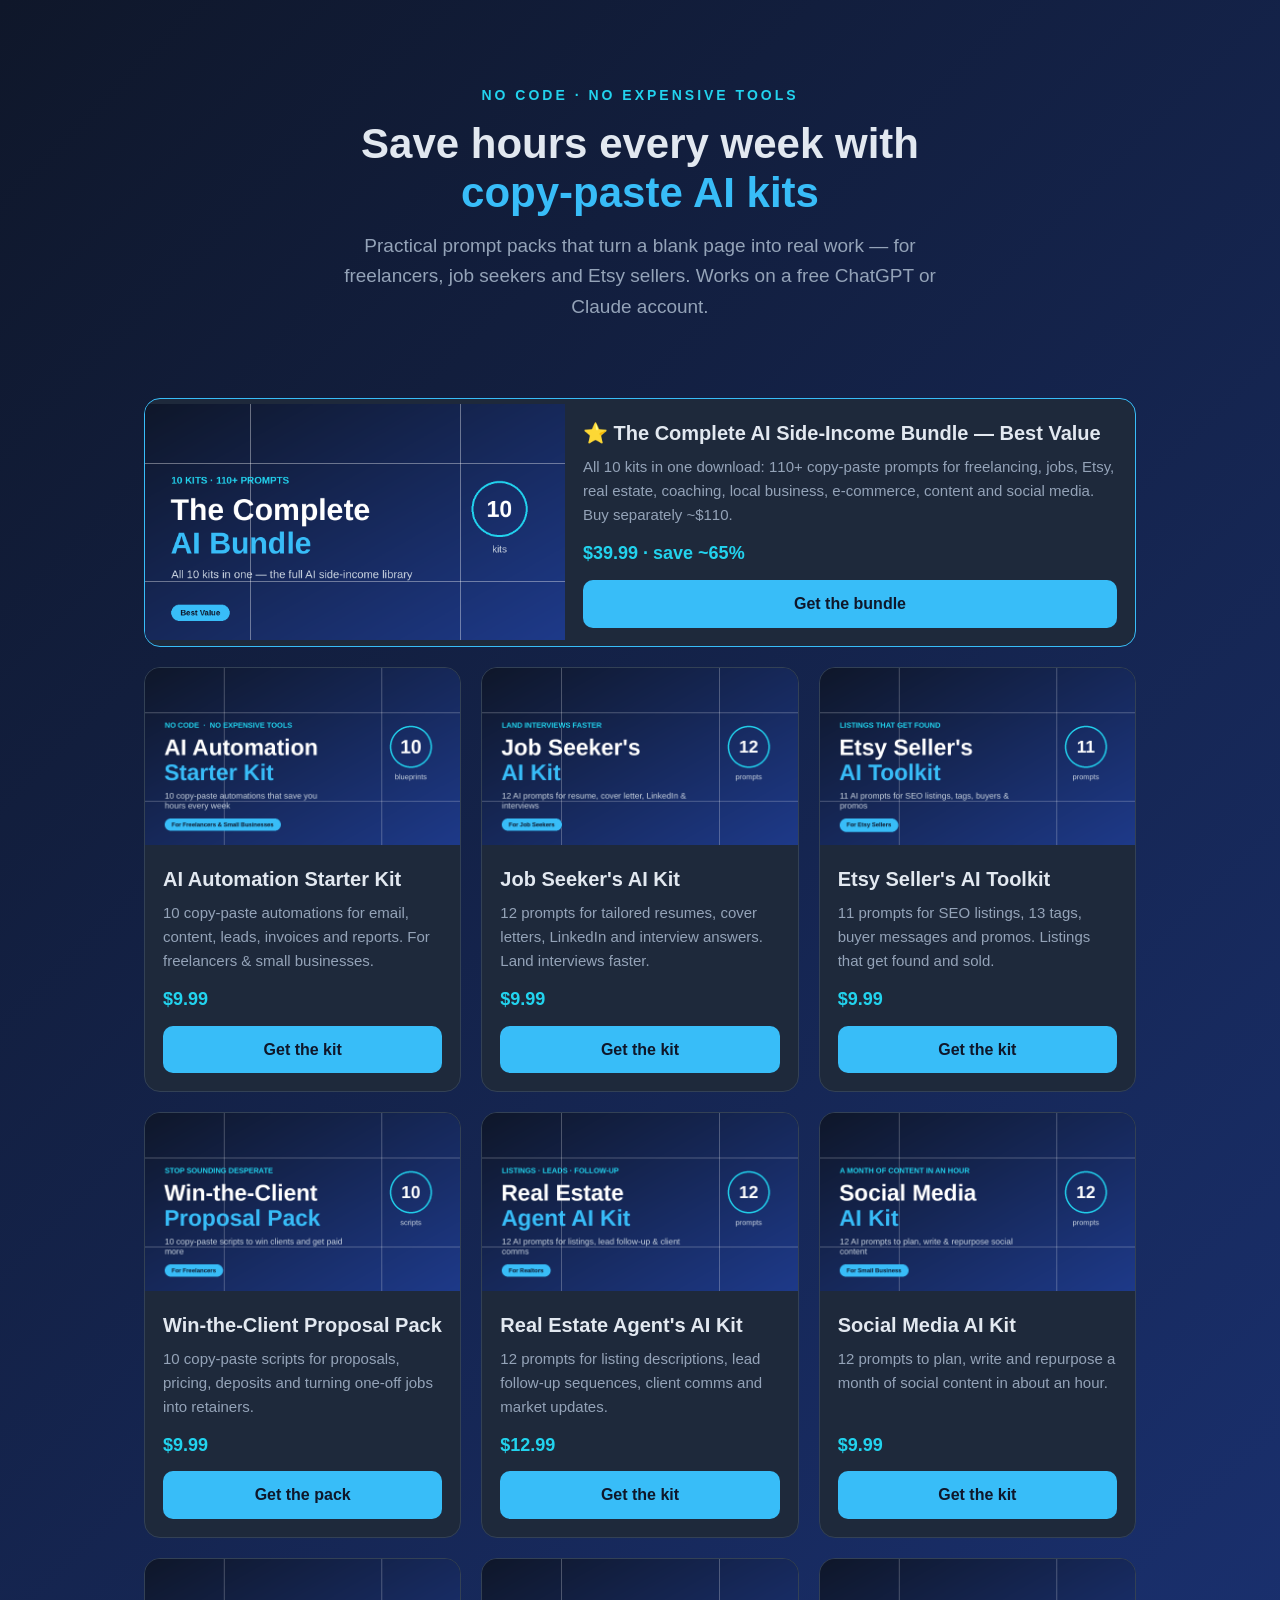
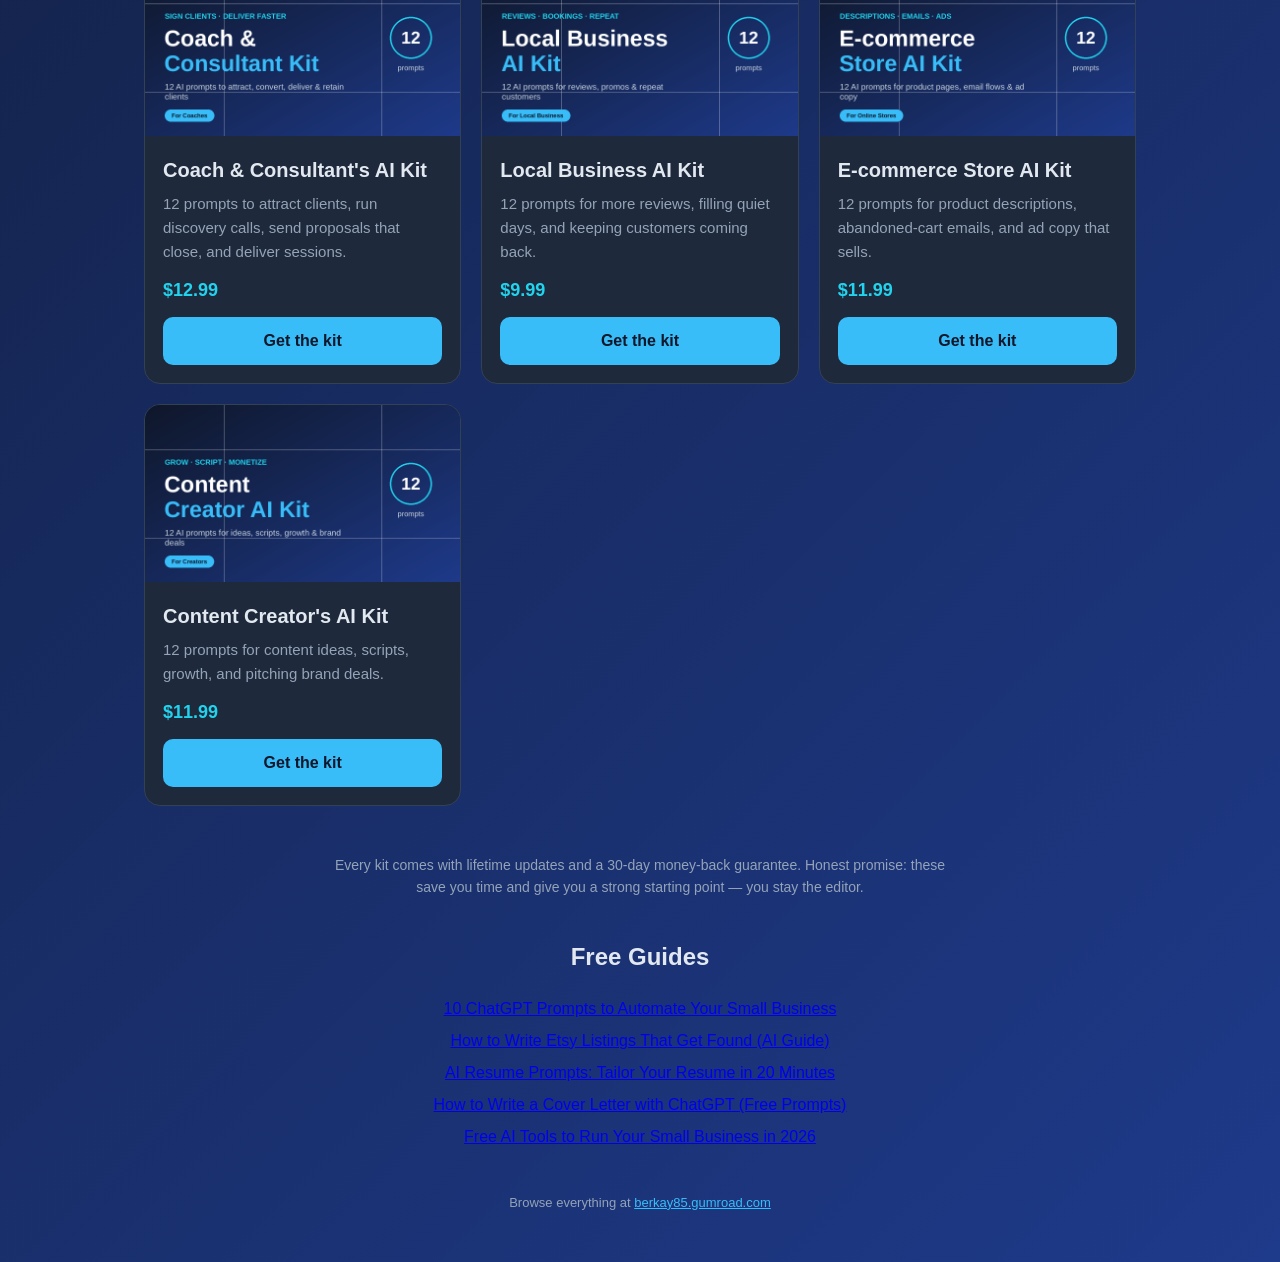
<file: site/index.html>
<!DOCTYPE html>
<html lang="en">
<head>
<meta charset="UTF-8">
<meta name="viewport" content="width=device-width, initial-scale=1.0">
<title>AI Kits for Freelancers, Job Seekers & Etsy Sellers | No-Code Prompt Packs</title>
<meta name="description" content="Affordable copy-paste AI prompt kits: automate your business, win clients, land interviews, and sell more on Etsy. Works on a free ChatGPT or Claude account. From $9.99.">
<meta name="keywords" content="ai prompts, chatgpt prompts, automation, freelance tools, resume ai, etsy seo, prompt pack, no code">
<meta property="og:title" content="AI Kits — Save Hours With Copy-Paste Prompts">
<meta property="og:description" content="Practical AI prompt kits for freelancers, job seekers and Etsy sellers. No code, no expensive tools. From $9.99.">
<meta property="og:type" content="website">
<style>
  :root{--bg:#0f172a;--bg2:#1e3a8a;--acc:#38bdf8;--cyan:#22d3ee;--card:#1e293b;--text:#e2e8f0;--muted:#94a3b8}
  *{box-sizing:border-box;margin:0;padding:0}
  body{font-family:-apple-system,BlinkMacSystemFont,"Segoe UI",Roboto,Helvetica,Arial,sans-serif;
       background:linear-gradient(135deg,var(--bg),var(--bg2));color:var(--text);line-height:1.6;min-height:100vh}
  .wrap{max-width:1040px;margin:0 auto;padding:24px}
  header{text-align:center;padding:60px 16px 40px}
  .kicker{color:var(--cyan);font-weight:700;letter-spacing:3px;font-size:14px;text-transform:uppercase}
  h1{font-size:42px;line-height:1.15;margin:14px 0;font-weight:800}
  h1 .hl{color:var(--acc)}
  .sub{color:var(--muted);font-size:19px;max-width:640px;margin:0 auto}
  .grid{display:grid;grid-template-columns:repeat(auto-fit,minmax(280px,1fr));gap:20px;margin-top:36px}
  .card{background:var(--card);border:1px solid #334155;border-radius:16px;overflow:hidden;display:flex;flex-direction:column;transition:transform .15s,border-color .15s}
  .card:hover{transform:translateY(-4px);border-color:var(--acc)}
  .card img{width:100%;display:block;aspect-ratio:16/9;object-fit:cover;background:#0f172a}
  .card .body{padding:18px;display:flex;flex-direction:column;flex:1}
  .card h3{font-size:20px;margin-bottom:6px}
  .card p{color:var(--muted);font-size:15px;flex:1}
  .price{font-weight:800;color:var(--cyan);font-size:18px;margin:12px 0}
  .btn{display:inline-block;text-align:center;background:var(--acc);color:#0f172a;font-weight:800;
       padding:11px 16px;border-radius:10px;text-decoration:none}
  .btn:hover{background:var(--cyan)}
  .note{text-align:center;color:var(--muted);font-size:14px;margin:48px auto 0;max-width:620px}
  footer{text-align:center;color:var(--muted);font-size:13px;padding:40px 16px 24px}
  a.shop{color:var(--acc)}
</style>
</head>
<body>
<div class="wrap">
  <header>
    <div class="kicker">No code · No expensive tools</div>
    <h1>Save hours every week with<br><span class="hl">copy-paste AI kits</span></h1>
    <p class="sub">Practical prompt packs that turn a blank page into real work — for freelancers, job seekers and Etsy sellers. Works on a free ChatGPT or Claude account.</p>
  </header>

  <section class="grid">
    <article class="card" style="grid-column:1/-1;display:flex;flex-direction:row;flex-wrap:wrap;align-items:center;border-color:var(--acc)">
      <img src="img/bundle.png" alt="Complete AI Side-Income Bundle cover" style="max-width:420px;flex:1 1 300px">
      <div class="body" style="flex:2 1 320px">
        <h3>⭐ The Complete AI Side-Income Bundle — Best Value</h3>
        <p>All 10 kits in one download: 110+ copy-paste prompts for freelancing, jobs, Etsy, real estate, coaching, local business, e-commerce, content and social media. Buy separately ~$110.</p>
        <div class="price">$39.99 · save ~65%</div>
        <a class="btn" href="https://berkay85.gumroad.com">Get the bundle</a>
      </div>
    </article>

    <article class="card">
      <img src="img/automation.png" alt="AI Automation Starter Kit cover">
      <div class="body">
        <h3>AI Automation Starter Kit</h3>
        <p>10 copy-paste automations for email, content, leads, invoices and reports. For freelancers &amp; small businesses.</p>
        <div class="price">$9.99</div>
        <a class="btn" href="https://berkay85.gumroad.com/l/lzrnk">Get the kit</a>
      </div>
    </article>

    <article class="card">
      <img src="img/jobseeker.png" alt="Job Seeker's AI Kit cover">
      <div class="body">
        <h3>Job Seeker's AI Kit</h3>
        <p>12 prompts for tailored resumes, cover letters, LinkedIn and interview answers. Land interviews faster.</p>
        <div class="price">$9.99</div>
        <a class="btn" href="https://berkay85.gumroad.com">Get the kit</a>
      </div>
    </article>

    <article class="card">
      <img src="img/etsy.png" alt="Etsy Seller's AI Toolkit cover">
      <div class="body">
        <h3>Etsy Seller's AI Toolkit</h3>
        <p>11 prompts for SEO listings, 13 tags, buyer messages and promos. Listings that get found and sold.</p>
        <div class="price">$9.99</div>
        <a class="btn" href="https://berkay85.gumroad.com">Get the kit</a>
      </div>
    </article>

    <article class="card">
      <img src="img/proposal.png" alt="Win-the-Client Proposal Pack cover">
      <div class="body">
        <h3>Win-the-Client Proposal Pack</h3>
        <p>10 copy-paste scripts for proposals, pricing, deposits and turning one-off jobs into retainers.</p>
        <div class="price">$9.99</div>
        <a class="btn" href="https://berkay85.gumroad.com">Get the pack</a>
      </div>
    </article>

    <article class="card">
      <img src="img/realestate.png" alt="Real Estate Agent's AI Kit cover">
      <div class="body">
        <h3>Real Estate Agent's AI Kit</h3>
        <p>12 prompts for listing descriptions, lead follow-up sequences, client comms and market updates.</p>
        <div class="price">$12.99</div>
        <a class="btn" href="https://berkay85.gumroad.com">Get the kit</a>
      </div>
    </article>

    <article class="card">
      <img src="img/socialmedia.png" alt="Small Business Social Media AI Kit cover">
      <div class="body">
        <h3>Social Media AI Kit</h3>
        <p>12 prompts to plan, write and repurpose a month of social content in about an hour.</p>
        <div class="price">$9.99</div>
        <a class="btn" href="https://berkay85.gumroad.com">Get the kit</a>
      </div>
    </article>

    <article class="card">
      <img src="img/coach.png" alt="Coach & Consultant's AI Kit cover">
      <div class="body">
        <h3>Coach &amp; Consultant's AI Kit</h3>
        <p>12 prompts to attract clients, run discovery calls, send proposals that close, and deliver sessions.</p>
        <div class="price">$12.99</div>
        <a class="btn" href="https://berkay85.gumroad.com">Get the kit</a>
      </div>
    </article>

    <article class="card">
      <img src="img/localbiz.png" alt="Local Business AI Kit cover">
      <div class="body">
        <h3>Local Business AI Kit</h3>
        <p>12 prompts for more reviews, filling quiet days, and keeping customers coming back.</p>
        <div class="price">$9.99</div>
        <a class="btn" href="https://berkay85.gumroad.com">Get the kit</a>
      </div>
    </article>

    <article class="card">
      <img src="img/ecommerce.png" alt="E-commerce Store AI Kit cover">
      <div class="body">
        <h3>E-commerce Store AI Kit</h3>
        <p>12 prompts for product descriptions, abandoned-cart emails, and ad copy that sells.</p>
        <div class="price">$11.99</div>
        <a class="btn" href="https://berkay85.gumroad.com">Get the kit</a>
      </div>
    </article>

    <article class="card">
      <img src="img/creator.png" alt="Content Creator's AI Kit cover">
      <div class="body">
        <h3>Content Creator's AI Kit</h3>
        <p>12 prompts for content ideas, scripts, growth, and pitching brand deals.</p>
        <div class="price">$11.99</div>
        <a class="btn" href="https://berkay85.gumroad.com">Get the kit</a>
      </div>
    </article>
  </section>

  <p class="note">Every kit comes with lifetime updates and a 30-day money-back guarantee. Honest promise: these save you time and give you a strong starting point — you stay the editor.</p>

  <section style="margin-top:40px">
    <h2 style="text-align:center;font-size:24px;margin-bottom:16px">Free Guides</h2>
    <ul style="max-width:640px;margin:0 auto;line-height:2;list-style:none;padding:0;text-align:center">
      <li><a href="blog/automate-small-business-chatgpt-prompts.html">10 ChatGPT Prompts to Automate Your Small Business</a></li>
      <li><a href="blog/etsy-listings-ai-seo-guide.html">How to Write Etsy Listings That Get Found (AI Guide)</a></li>
      <li><a href="blog/ai-resume-prompts-land-interviews.html">AI Resume Prompts: Tailor Your Resume in 20 Minutes</a></li>
      <li><a href="blog/chatgpt-cover-letter-guide.html">How to Write a Cover Letter with ChatGPT (Free Prompts)</a></li>
      <li><a href="blog/free-ai-tools-small-business.html">Free AI Tools to Run Your Small Business in 2026</a></li>
    </ul>
  </section>

  <footer>
    Browse everything at <a class="shop" href="https://berkay85.gumroad.com">berkay85.gumroad.com</a>
  </footer>
</div>
</body>
</html>
</file>
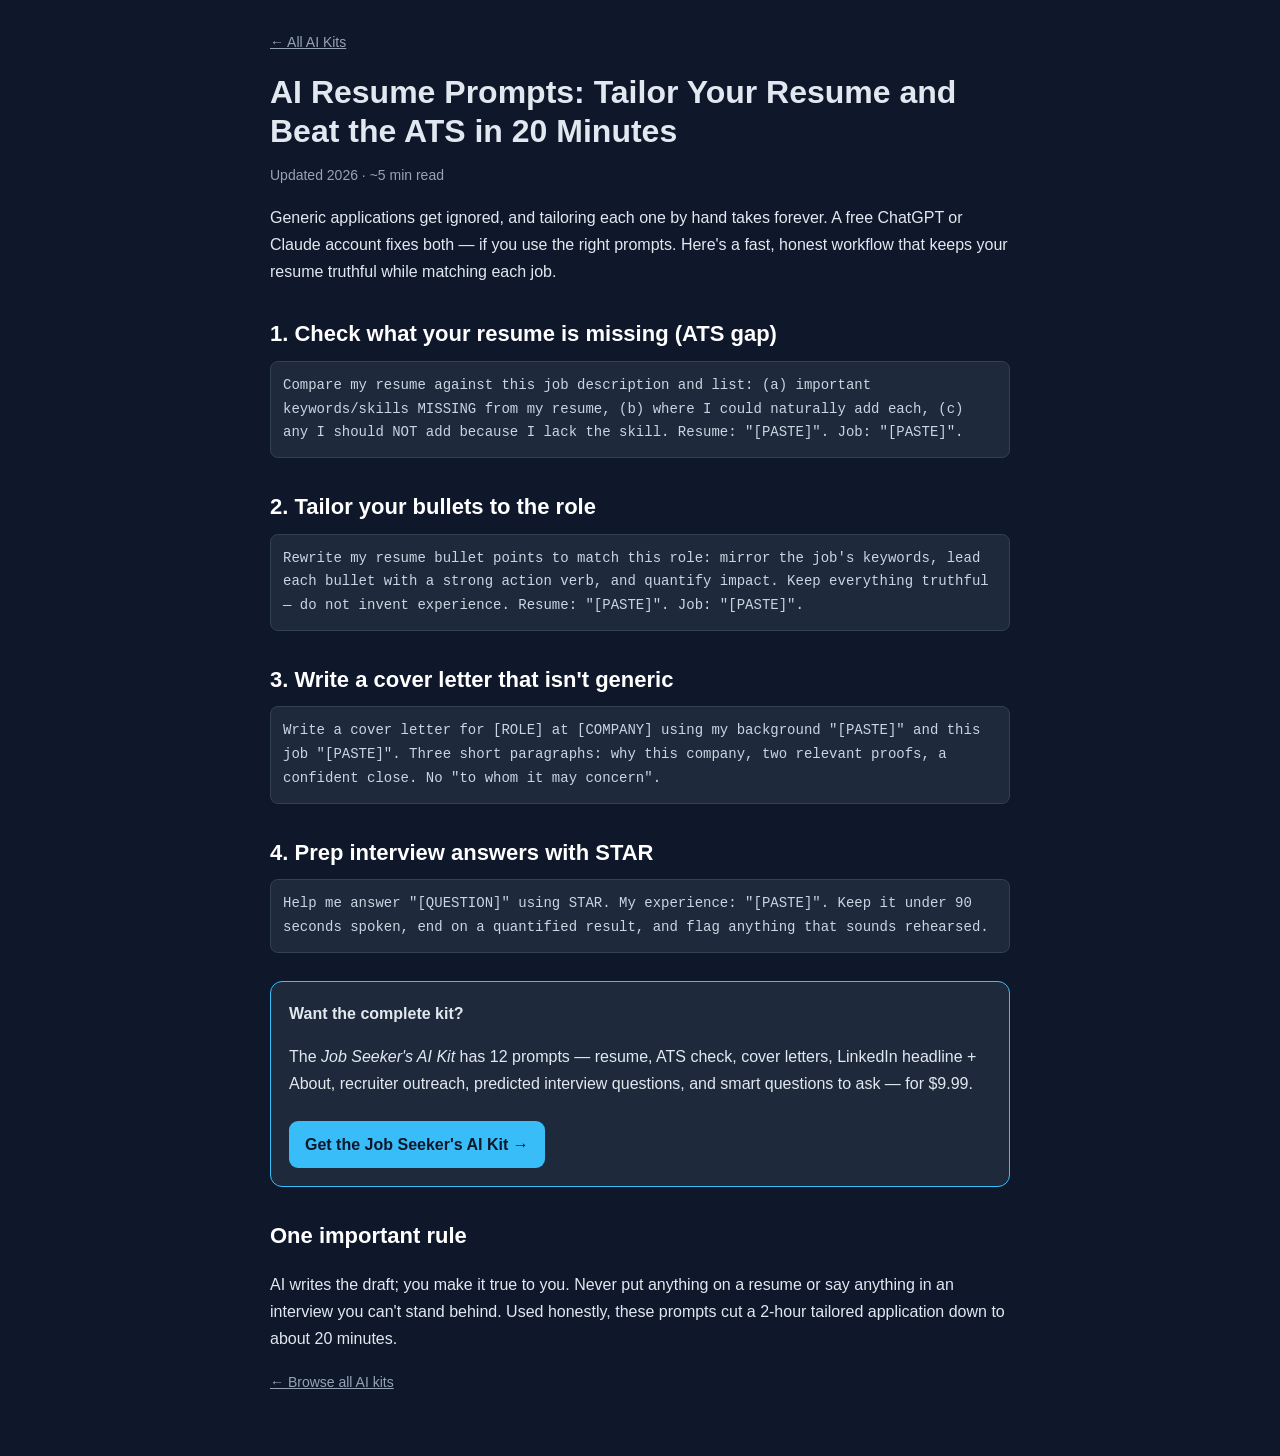
<file: site/blog/ai-resume-prompts-land-interviews.html>
<!DOCTYPE html>
<html lang="en">
<head>
<meta charset="UTF-8">
<meta name="viewport" content="width=device-width, initial-scale=1.0">
<title>AI Resume Prompts: Tailor Your Resume and Beat the ATS in 20 Minutes (2026)</title>
<meta name="description" content="Free ChatGPT prompts to tailor your resume to any job, beat the ATS, write cover letters, and prep interviews. Copy-paste examples for job seekers.">
<meta name="keywords" content="ai resume prompts, chatgpt resume, ats resume, cover letter ai, interview prep ai">
<link rel="canonical" href="../index.html">
<style>
  body{font-family:-apple-system,BlinkMacSystemFont,"Segoe UI",Roboto,Helvetica,Arial,sans-serif;background:#0f172a;color:#e2e8f0;line-height:1.7;margin:0}
  .wrap{max-width:740px;margin:0 auto;padding:28px 22px 60px}
  a{color:#38bdf8}
  h1{font-size:32px;line-height:1.2;margin:18px 0 8px}
  h2{font-size:22px;margin:30px 0 8px;color:#fff}
  .meta{color:#94a3b8;font-size:14px}
  code,pre{background:#1e293b;border:1px solid #334155;border-radius:8px;display:block;padding:12px;white-space:pre-wrap;color:#cbd5e1;font-size:14px;margin:8px 0}
  .cta{background:#1e293b;border:1px solid #38bdf8;border-radius:12px;padding:18px;margin:28px 0}
  .btn{display:inline-block;background:#38bdf8;color:#0f172a;font-weight:800;padding:10px 16px;border-radius:9px;text-decoration:none;margin-top:8px}
  nav a{color:#94a3b8;font-size:14px}
</style>
</head>
<body>
<div class="wrap">
  <nav><a href="../index.html">← All AI Kits</a></nav>
  <h1>AI Resume Prompts: Tailor Your Resume and Beat the ATS in 20 Minutes</h1>
  <p class="meta">Updated 2026 · ~5 min read</p>

  <p>Generic applications get ignored, and tailoring each one by hand takes forever. A free ChatGPT or Claude account fixes both — if you use the right prompts. Here's a fast, honest workflow that keeps your resume truthful while matching each job.</p>

  <h2>1. Check what your resume is missing (ATS gap)</h2>
  <pre>Compare my resume against this job description and list: (a) important keywords/skills MISSING from my resume, (b) where I could naturally add each, (c) any I should NOT add because I lack the skill. Resume: "[PASTE]". Job: "[PASTE]".</pre>

  <h2>2. Tailor your bullets to the role</h2>
  <pre>Rewrite my resume bullet points to match this role: mirror the job's keywords, lead each bullet with a strong action verb, and quantify impact. Keep everything truthful — do not invent experience. Resume: "[PASTE]". Job: "[PASTE]".</pre>

  <h2>3. Write a cover letter that isn't generic</h2>
  <pre>Write a cover letter for [ROLE] at [COMPANY] using my background "[PASTE]" and this job "[PASTE]". Three short paragraphs: why this company, two relevant proofs, a confident close. No "to whom it may concern".</pre>

  <h2>4. Prep interview answers with STAR</h2>
  <pre>Help me answer "[QUESTION]" using STAR. My experience: "[PASTE]". Keep it under 90 seconds spoken, end on a quantified result, and flag anything that sounds rehearsed.</pre>

  <div class="cta">
    <strong>Want the complete kit?</strong>
    <p>The <em>Job Seeker's AI Kit</em> has 12 prompts — resume, ATS check, cover letters, LinkedIn headline + About, recruiter outreach, predicted interview questions, and smart questions to ask — for $9.99.</p>
    <a class="btn" href="https://berkay85.gumroad.com">Get the Job Seeker's AI Kit →</a>
  </div>

  <h2>One important rule</h2>
  <p>AI writes the draft; you make it true to you. Never put anything on a resume or say anything in an interview you can't stand behind. Used honestly, these prompts cut a 2-hour tailored application down to about 20 minutes.</p>

  <nav><a href="../index.html">← Browse all AI kits</a></nav>
</div>
</body>
</html>
</file>
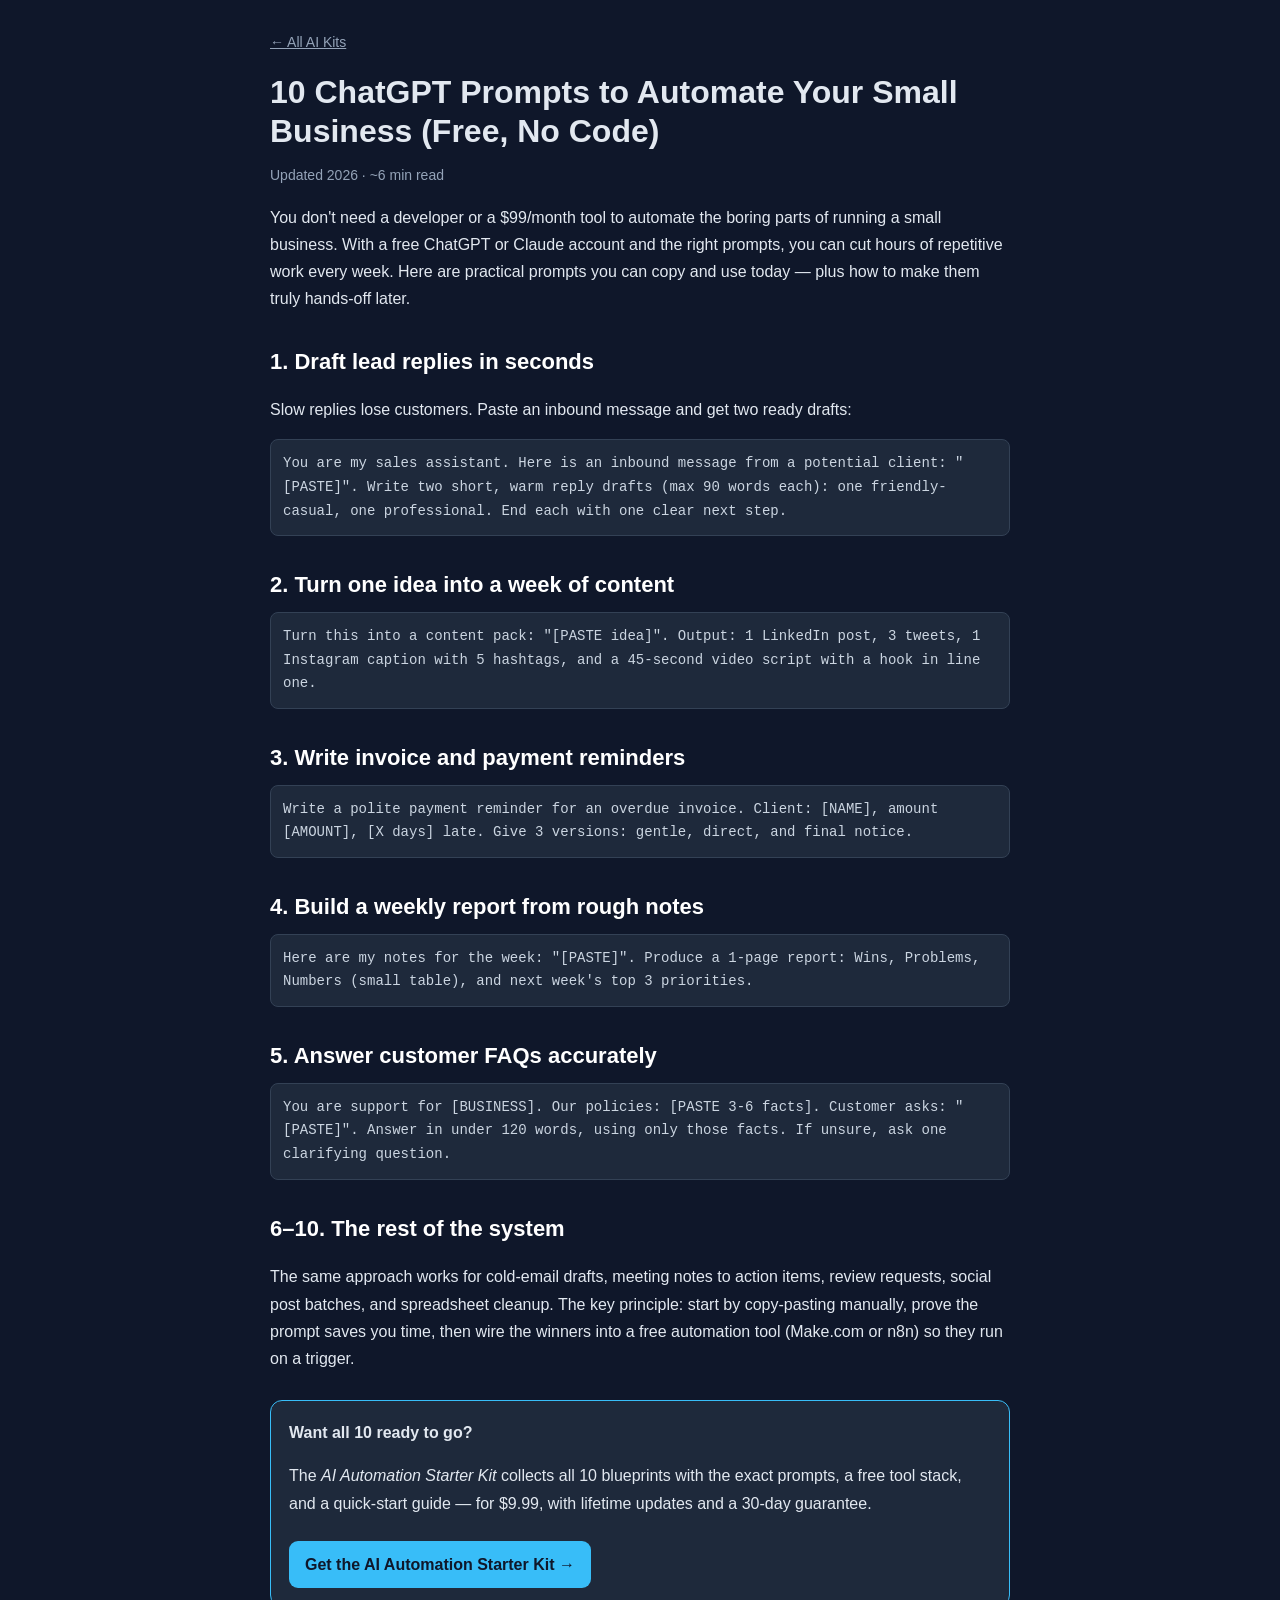
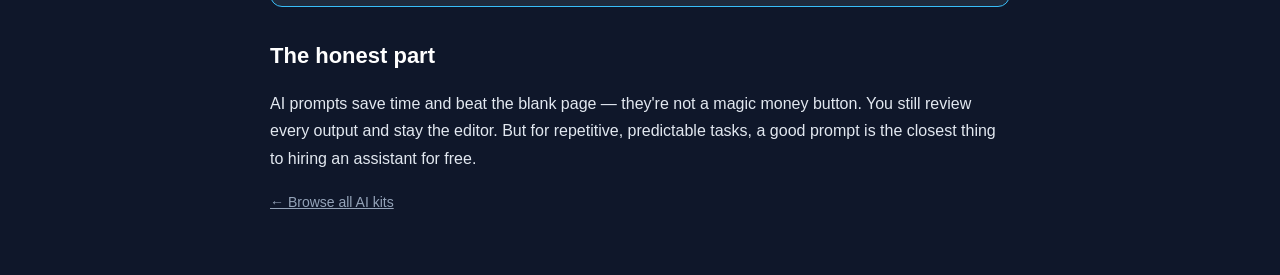
<file: site/blog/automate-small-business-chatgpt-prompts.html>
<!DOCTYPE html>
<html lang="en">
<head>
<meta charset="UTF-8">
<meta name="viewport" content="width=device-width, initial-scale=1.0">
<title>10 ChatGPT Prompts to Automate Your Small Business (Free, No Code) | 2026</title>
<meta name="description" content="Free ChatGPT prompts to automate small-business tasks: lead replies, invoices, content, reports. No code, works on a free account. Copy-paste examples included.">
<meta name="keywords" content="chatgpt prompts small business, automate business with ai, ai automation no code, free chatgpt prompts">
<link rel="canonical" href="../index.html">
<style>
  body{font-family:-apple-system,BlinkMacSystemFont,"Segoe UI",Roboto,Helvetica,Arial,sans-serif;background:#0f172a;color:#e2e8f0;line-height:1.7;margin:0}
  .wrap{max-width:740px;margin:0 auto;padding:28px 22px 60px}
  a{color:#38bdf8}
  h1{font-size:32px;line-height:1.2;margin:18px 0 8px}
  h2{font-size:22px;margin:30px 0 8px;color:#fff}
  .meta{color:#94a3b8;font-size:14px}
  code,pre{background:#1e293b;border:1px solid #334155;border-radius:8px;display:block;padding:12px;white-space:pre-wrap;color:#cbd5e1;font-size:14px;margin:8px 0}
  .cta{background:#1e293b;border:1px solid #38bdf8;border-radius:12px;padding:18px;margin:28px 0}
  .btn{display:inline-block;background:#38bdf8;color:#0f172a;font-weight:800;padding:10px 16px;border-radius:9px;text-decoration:none;margin-top:8px}
  nav a{color:#94a3b8;font-size:14px}
</style>
</head>
<body>
<div class="wrap">
  <nav><a href="../index.html">← All AI Kits</a></nav>
  <h1>10 ChatGPT Prompts to Automate Your Small Business (Free, No Code)</h1>
  <p class="meta">Updated 2026 · ~6 min read</p>

  <p>You don't need a developer or a $99/month tool to automate the boring parts of running a small business. With a free ChatGPT or Claude account and the right prompts, you can cut hours of repetitive work every week. Here are practical prompts you can copy and use today — plus how to make them truly hands-off later.</p>

  <h2>1. Draft lead replies in seconds</h2>
  <p>Slow replies lose customers. Paste an inbound message and get two ready drafts:</p>
  <pre>You are my sales assistant. Here is an inbound message from a potential client: "[PASTE]". Write two short, warm reply drafts (max 90 words each): one friendly-casual, one professional. End each with one clear next step.</pre>

  <h2>2. Turn one idea into a week of content</h2>
  <pre>Turn this into a content pack: "[PASTE idea]". Output: 1 LinkedIn post, 3 tweets, 1 Instagram caption with 5 hashtags, and a 45-second video script with a hook in line one.</pre>

  <h2>3. Write invoice and payment reminders</h2>
  <pre>Write a polite payment reminder for an overdue invoice. Client: [NAME], amount [AMOUNT], [X days] late. Give 3 versions: gentle, direct, and final notice.</pre>

  <h2>4. Build a weekly report from rough notes</h2>
  <pre>Here are my notes for the week: "[PASTE]". Produce a 1-page report: Wins, Problems, Numbers (small table), and next week's top 3 priorities.</pre>

  <h2>5. Answer customer FAQs accurately</h2>
  <pre>You are support for [BUSINESS]. Our policies: [PASTE 3-6 facts]. Customer asks: "[PASTE]". Answer in under 120 words, using only those facts. If unsure, ask one clarifying question.</pre>

  <h2>6–10. The rest of the system</h2>
  <p>The same approach works for cold-email drafts, meeting notes to action items, review requests, social post batches, and spreadsheet cleanup. The key principle: start by copy-pasting manually, prove the prompt saves you time, then wire the winners into a free automation tool (Make.com or n8n) so they run on a trigger.</p>

  <div class="cta">
    <strong>Want all 10 ready to go?</strong>
    <p>The <em>AI Automation Starter Kit</em> collects all 10 blueprints with the exact prompts, a free tool stack, and a quick-start guide — for $9.99, with lifetime updates and a 30-day guarantee.</p>
    <a class="btn" href="https://berkay85.gumroad.com/l/lzrnk">Get the AI Automation Starter Kit →</a>
  </div>

  <h2>The honest part</h2>
  <p>AI prompts save time and beat the blank page — they're not a magic money button. You still review every output and stay the editor. But for repetitive, predictable tasks, a good prompt is the closest thing to hiring an assistant for free.</p>

  <nav><a href="../index.html">← Browse all AI kits</a></nav>
</div>
</body>
</html>
</file>
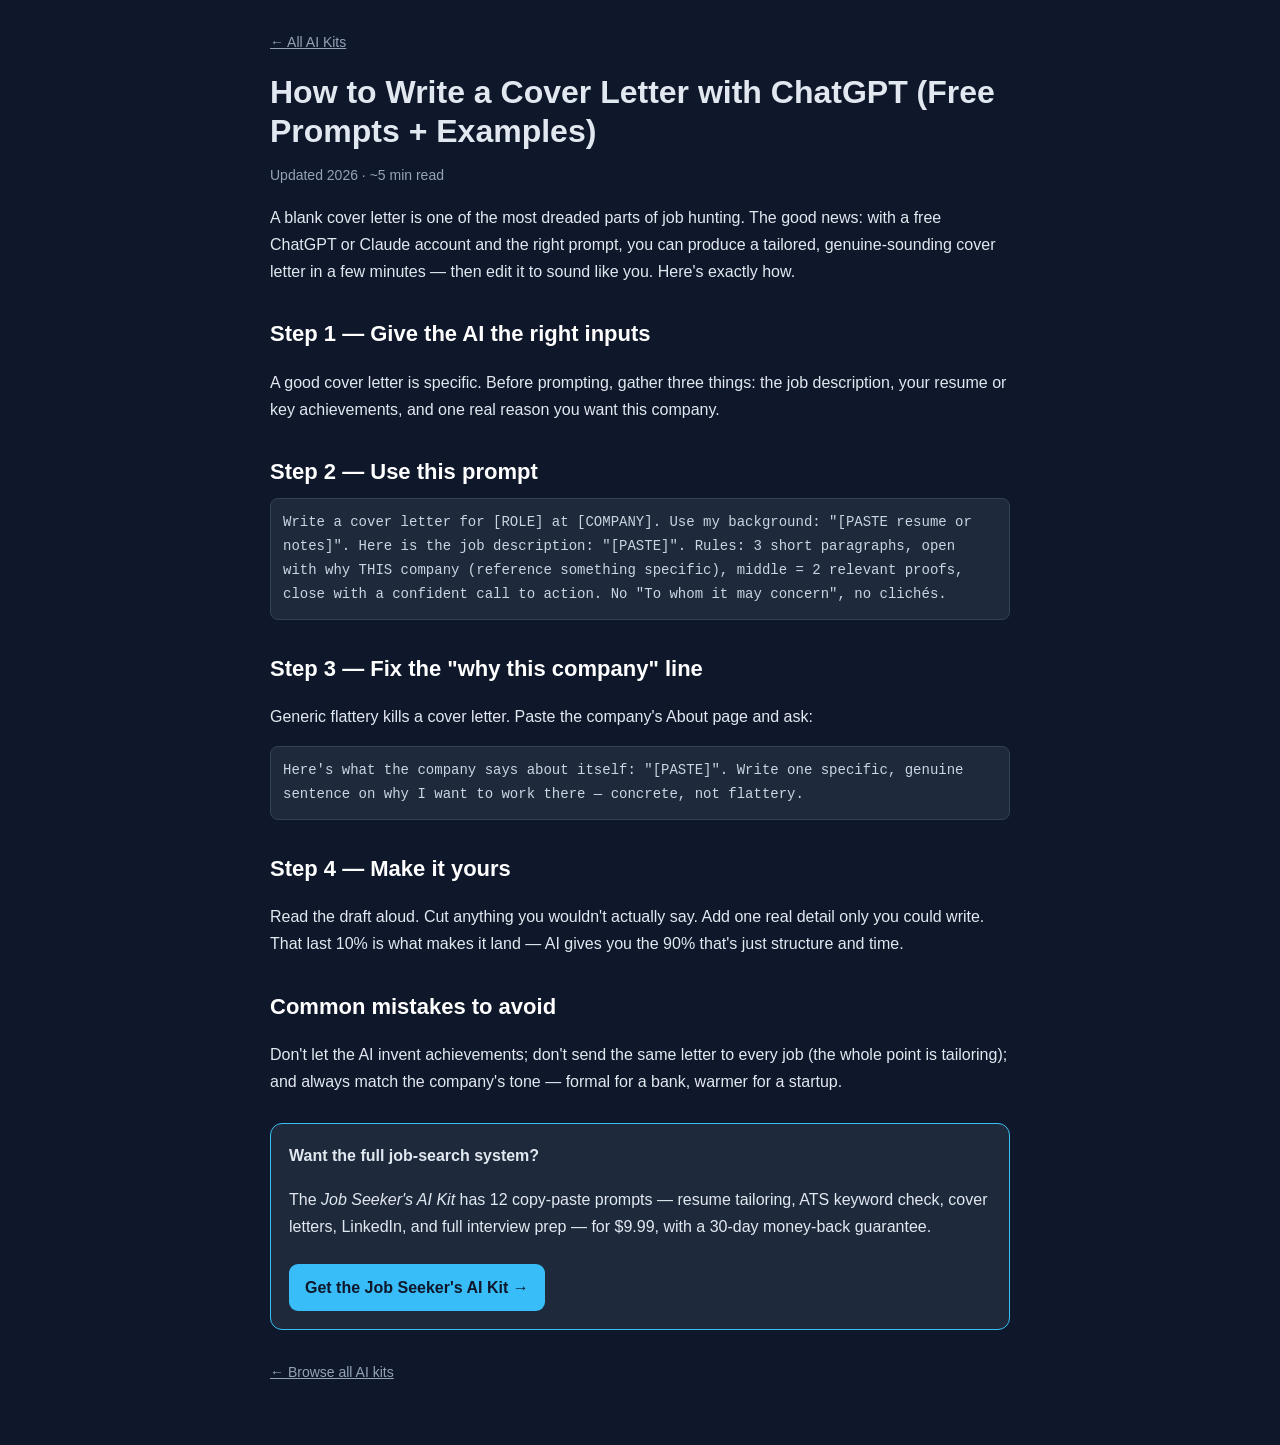
<file: site/blog/chatgpt-cover-letter-guide.html>
<!DOCTYPE html>
<html lang="en">
<head>
<meta charset="UTF-8">
<meta name="viewport" content="width=device-width, initial-scale=1.0">
<title>How to Write a Cover Letter with ChatGPT (Free Prompts + Examples) 2026</title>
<meta name="description" content="Use ChatGPT to write a tailored cover letter in minutes. Free copy-paste prompts and a step-by-step example for job seekers in 2026.">
<meta name="keywords" content="chatgpt cover letter, ai cover letter, cover letter prompt, write cover letter ai, job application chatgpt">
<link rel="canonical" href="../index.html">
<style>
  body{font-family:-apple-system,BlinkMacSystemFont,"Segoe UI",Roboto,Helvetica,Arial,sans-serif;background:#0f172a;color:#e2e8f0;line-height:1.7;margin:0}
  .wrap{max-width:740px;margin:0 auto;padding:28px 22px 60px}
  a{color:#38bdf8}
  h1{font-size:32px;line-height:1.2;margin:18px 0 8px}
  h2{font-size:22px;margin:30px 0 8px;color:#fff}
  .meta{color:#94a3b8;font-size:14px}
  code,pre{background:#1e293b;border:1px solid #334155;border-radius:8px;display:block;padding:12px;white-space:pre-wrap;color:#cbd5e1;font-size:14px;margin:8px 0}
  .cta{background:#1e293b;border:1px solid #38bdf8;border-radius:12px;padding:18px;margin:28px 0}
  .btn{display:inline-block;background:#38bdf8;color:#0f172a;font-weight:800;padding:10px 16px;border-radius:9px;text-decoration:none;margin-top:8px}
  nav a{color:#94a3b8;font-size:14px}
</style>
</head>
<body>
<div class="wrap">
  <nav><a href="../index.html">← All AI Kits</a></nav>
  <h1>How to Write a Cover Letter with ChatGPT (Free Prompts + Examples)</h1>
  <p class="meta">Updated 2026 · ~5 min read</p>

  <p>A blank cover letter is one of the most dreaded parts of job hunting. The good news: with a free ChatGPT or Claude account and the right prompt, you can produce a tailored, genuine-sounding cover letter in a few minutes — then edit it to sound like you. Here's exactly how.</p>

  <h2>Step 1 — Give the AI the right inputs</h2>
  <p>A good cover letter is specific. Before prompting, gather three things: the job description, your resume or key achievements, and one real reason you want this company.</p>

  <h2>Step 2 — Use this prompt</h2>
  <pre>Write a cover letter for [ROLE] at [COMPANY]. Use my background: "[PASTE resume or notes]". Here is the job description: "[PASTE]". Rules: 3 short paragraphs, open with why THIS company (reference something specific), middle = 2 relevant proofs, close with a confident call to action. No "To whom it may concern", no clichés.</pre>

  <h2>Step 3 — Fix the "why this company" line</h2>
  <p>Generic flattery kills a cover letter. Paste the company's About page and ask:</p>
  <pre>Here's what the company says about itself: "[PASTE]". Write one specific, genuine sentence on why I want to work there — concrete, not flattery.</pre>

  <h2>Step 4 — Make it yours</h2>
  <p>Read the draft aloud. Cut anything you wouldn't actually say. Add one real detail only you could write. That last 10% is what makes it land — AI gives you the 90% that's just structure and time.</p>

  <h2>Common mistakes to avoid</h2>
  <p>Don't let the AI invent achievements; don't send the same letter to every job (the whole point is tailoring); and always match the company's tone — formal for a bank, warmer for a startup.</p>

  <div class="cta">
    <strong>Want the full job-search system?</strong>
    <p>The <em>Job Seeker's AI Kit</em> has 12 copy-paste prompts — resume tailoring, ATS keyword check, cover letters, LinkedIn, and full interview prep — for $9.99, with a 30-day money-back guarantee.</p>
    <a class="btn" href="https://berkay85.gumroad.com">Get the Job Seeker's AI Kit →</a>
  </div>

  <nav><a href="../index.html">← Browse all AI kits</a></nav>
</div>
</body>
</html>
</file>
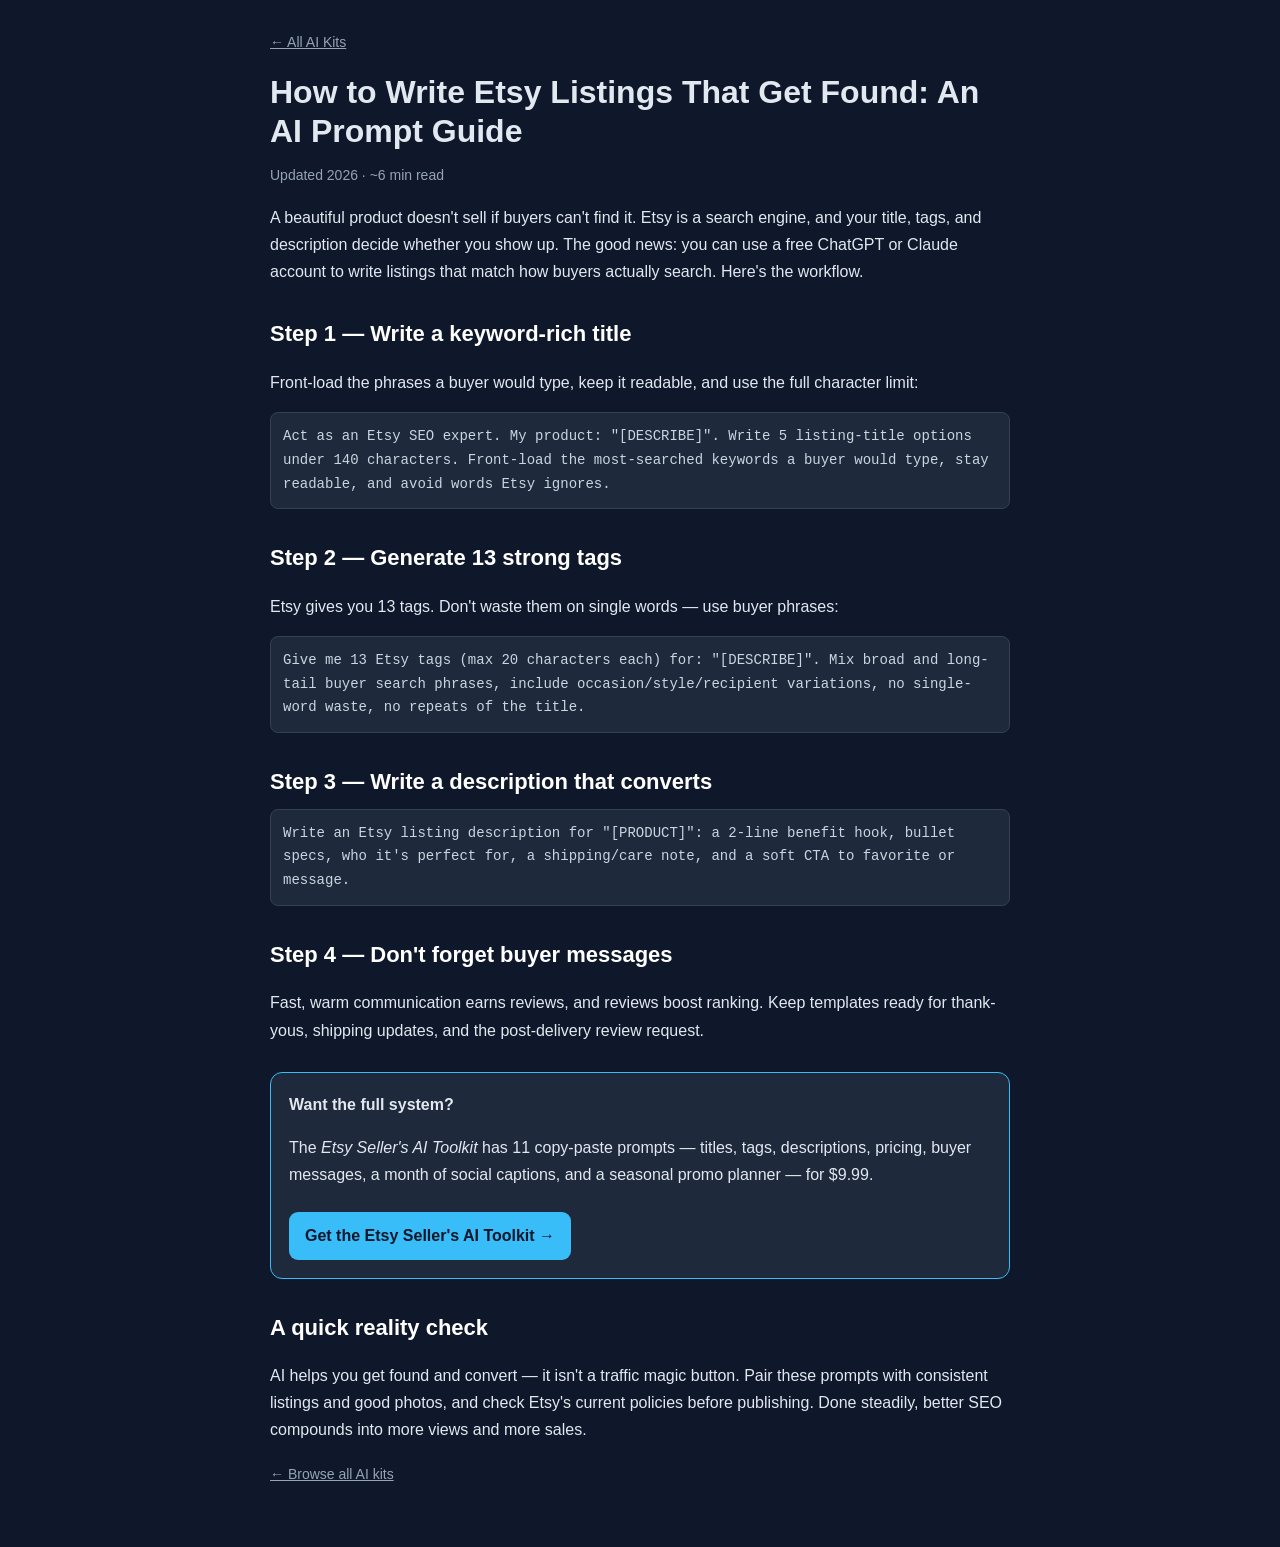
<file: site/blog/etsy-listings-ai-seo-guide.html>
<!DOCTYPE html>
<html lang="en">
<head>
<meta charset="UTF-8">
<meta name="viewport" content="width=device-width, initial-scale=1.0">
<title>How to Write Etsy Listings That Get Found: An AI Prompt Guide (2026)</title>
<meta name="description" content="Use AI to write Etsy listing titles, 13 tags, and descriptions that rank in search. Free copy-paste prompts for Etsy SEO that match how buyers actually search.">
<meta name="keywords" content="etsy seo, etsy listing ai, chatgpt etsy tags, etsy title generator, ai prompts etsy">
<link rel="canonical" href="../index.html">
<style>
  body{font-family:-apple-system,BlinkMacSystemFont,"Segoe UI",Roboto,Helvetica,Arial,sans-serif;background:#0f172a;color:#e2e8f0;line-height:1.7;margin:0}
  .wrap{max-width:740px;margin:0 auto;padding:28px 22px 60px}
  a{color:#38bdf8}
  h1{font-size:32px;line-height:1.2;margin:18px 0 8px}
  h2{font-size:22px;margin:30px 0 8px;color:#fff}
  .meta{color:#94a3b8;font-size:14px}
  code,pre{background:#1e293b;border:1px solid #334155;border-radius:8px;display:block;padding:12px;white-space:pre-wrap;color:#cbd5e1;font-size:14px;margin:8px 0}
  .cta{background:#1e293b;border:1px solid #38bdf8;border-radius:12px;padding:18px;margin:28px 0}
  .btn{display:inline-block;background:#38bdf8;color:#0f172a;font-weight:800;padding:10px 16px;border-radius:9px;text-decoration:none;margin-top:8px}
  nav a{color:#94a3b8;font-size:14px}
</style>
</head>
<body>
<div class="wrap">
  <nav><a href="../index.html">← All AI Kits</a></nav>
  <h1>How to Write Etsy Listings That Get Found: An AI Prompt Guide</h1>
  <p class="meta">Updated 2026 · ~6 min read</p>

  <p>A beautiful product doesn't sell if buyers can't find it. Etsy is a search engine, and your title, tags, and description decide whether you show up. The good news: you can use a free ChatGPT or Claude account to write listings that match how buyers actually search. Here's the workflow.</p>

  <h2>Step 1 — Write a keyword-rich title</h2>
  <p>Front-load the phrases a buyer would type, keep it readable, and use the full character limit:</p>
  <pre>Act as an Etsy SEO expert. My product: "[DESCRIBE]". Write 5 listing-title options under 140 characters. Front-load the most-searched keywords a buyer would type, stay readable, and avoid words Etsy ignores.</pre>

  <h2>Step 2 — Generate 13 strong tags</h2>
  <p>Etsy gives you 13 tags. Don't waste them on single words — use buyer phrases:</p>
  <pre>Give me 13 Etsy tags (max 20 characters each) for: "[DESCRIBE]". Mix broad and long-tail buyer search phrases, include occasion/style/recipient variations, no single-word waste, no repeats of the title.</pre>

  <h2>Step 3 — Write a description that converts</h2>
  <pre>Write an Etsy listing description for "[PRODUCT]": a 2-line benefit hook, bullet specs, who it's perfect for, a shipping/care note, and a soft CTA to favorite or message.</pre>

  <h2>Step 4 — Don't forget buyer messages</h2>
  <p>Fast, warm communication earns reviews, and reviews boost ranking. Keep templates ready for thank-yous, shipping updates, and the post-delivery review request.</p>

  <div class="cta">
    <strong>Want the full system?</strong>
    <p>The <em>Etsy Seller's AI Toolkit</em> has 11 copy-paste prompts — titles, tags, descriptions, pricing, buyer messages, a month of social captions, and a seasonal promo planner — for $9.99.</p>
    <a class="btn" href="https://berkay85.gumroad.com">Get the Etsy Seller's AI Toolkit →</a>
  </div>

  <h2>A quick reality check</h2>
  <p>AI helps you get found and convert — it isn't a traffic magic button. Pair these prompts with consistent listings and good photos, and check Etsy's current policies before publishing. Done steadily, better SEO compounds into more views and more sales.</p>

  <nav><a href="../index.html">← Browse all AI kits</a></nav>
</div>
</body>
</html>
</file>
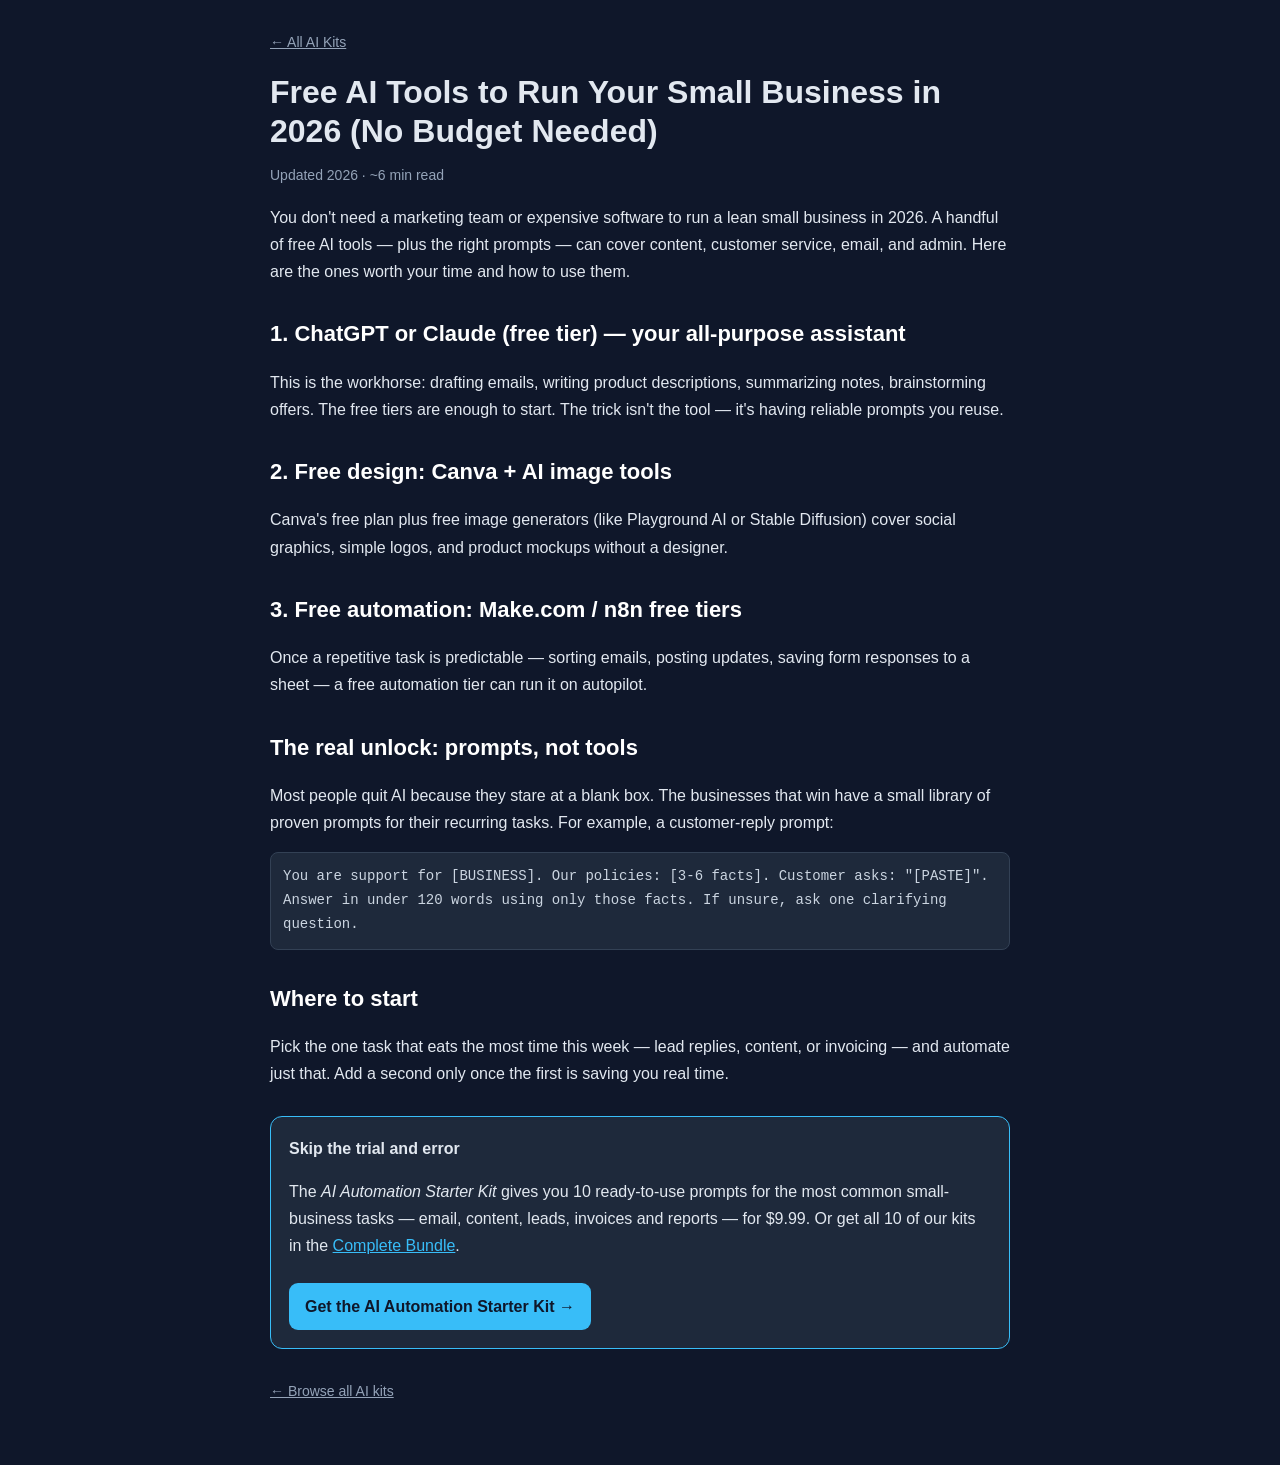
<file: site/blog/free-ai-tools-small-business.html>
<!DOCTYPE html>
<html lang="en">
<head>
<meta charset="UTF-8">
<meta name="viewport" content="width=device-width, initial-scale=1.0">
<title>Free AI Tools to Run Your Small Business in 2026 (No Budget Needed)</title>
<meta name="description" content="The best free AI tools and ChatGPT prompts to run a small business in 2026 — for content, email, customer service and admin. No budget required.">
<meta name="keywords" content="free ai tools small business, chatgpt for business, ai for small business, free business automation 2026">
<link rel="canonical" href="../index.html">
<style>
  body{font-family:-apple-system,BlinkMacSystemFont,"Segoe UI",Roboto,Helvetica,Arial,sans-serif;background:#0f172a;color:#e2e8f0;line-height:1.7;margin:0}
  .wrap{max-width:740px;margin:0 auto;padding:28px 22px 60px}
  a{color:#38bdf8}
  h1{font-size:32px;line-height:1.2;margin:18px 0 8px}
  h2{font-size:22px;margin:30px 0 8px;color:#fff}
  .meta{color:#94a3b8;font-size:14px}
  code,pre{background:#1e293b;border:1px solid #334155;border-radius:8px;display:block;padding:12px;white-space:pre-wrap;color:#cbd5e1;font-size:14px;margin:8px 0}
  .cta{background:#1e293b;border:1px solid #38bdf8;border-radius:12px;padding:18px;margin:28px 0}
  .btn{display:inline-block;background:#38bdf8;color:#0f172a;font-weight:800;padding:10px 16px;border-radius:9px;text-decoration:none;margin-top:8px}
  nav a{color:#94a3b8;font-size:14px}
</style>
</head>
<body>
<div class="wrap">
  <nav><a href="../index.html">← All AI Kits</a></nav>
  <h1>Free AI Tools to Run Your Small Business in 2026 (No Budget Needed)</h1>
  <p class="meta">Updated 2026 · ~6 min read</p>

  <p>You don't need a marketing team or expensive software to run a lean small business in 2026. A handful of free AI tools — plus the right prompts — can cover content, customer service, email, and admin. Here are the ones worth your time and how to use them.</p>

  <h2>1. ChatGPT or Claude (free tier) — your all-purpose assistant</h2>
  <p>This is the workhorse: drafting emails, writing product descriptions, summarizing notes, brainstorming offers. The free tiers are enough to start. The trick isn't the tool — it's having reliable prompts you reuse.</p>

  <h2>2. Free design: Canva + AI image tools</h2>
  <p>Canva's free plan plus free image generators (like Playground AI or Stable Diffusion) cover social graphics, simple logos, and product mockups without a designer.</p>

  <h2>3. Free automation: Make.com / n8n free tiers</h2>
  <p>Once a repetitive task is predictable — sorting emails, posting updates, saving form responses to a sheet — a free automation tier can run it on autopilot.</p>

  <h2>The real unlock: prompts, not tools</h2>
  <p>Most people quit AI because they stare at a blank box. The businesses that win have a small library of proven prompts for their recurring tasks. For example, a customer-reply prompt:</p>
  <pre>You are support for [BUSINESS]. Our policies: [3-6 facts]. Customer asks: "[PASTE]". Answer in under 120 words using only those facts. If unsure, ask one clarifying question.</pre>

  <h2>Where to start</h2>
  <p>Pick the one task that eats the most time this week — lead replies, content, or invoicing — and automate just that. Add a second only once the first is saving you real time.</p>

  <div class="cta">
    <strong>Skip the trial and error</strong>
    <p>The <em>AI Automation Starter Kit</em> gives you 10 ready-to-use prompts for the most common small-business tasks — email, content, leads, invoices and reports — for $9.99. Or get all 10 of our kits in the <a href="https://berkay85.gumroad.com">Complete Bundle</a>.</p>
    <a class="btn" href="https://berkay85.gumroad.com/l/lzrnk">Get the AI Automation Starter Kit →</a>
  </div>

  <nav><a href="../index.html">← Browse all AI kits</a></nav>
</div>
</body>
</html>
</file>
